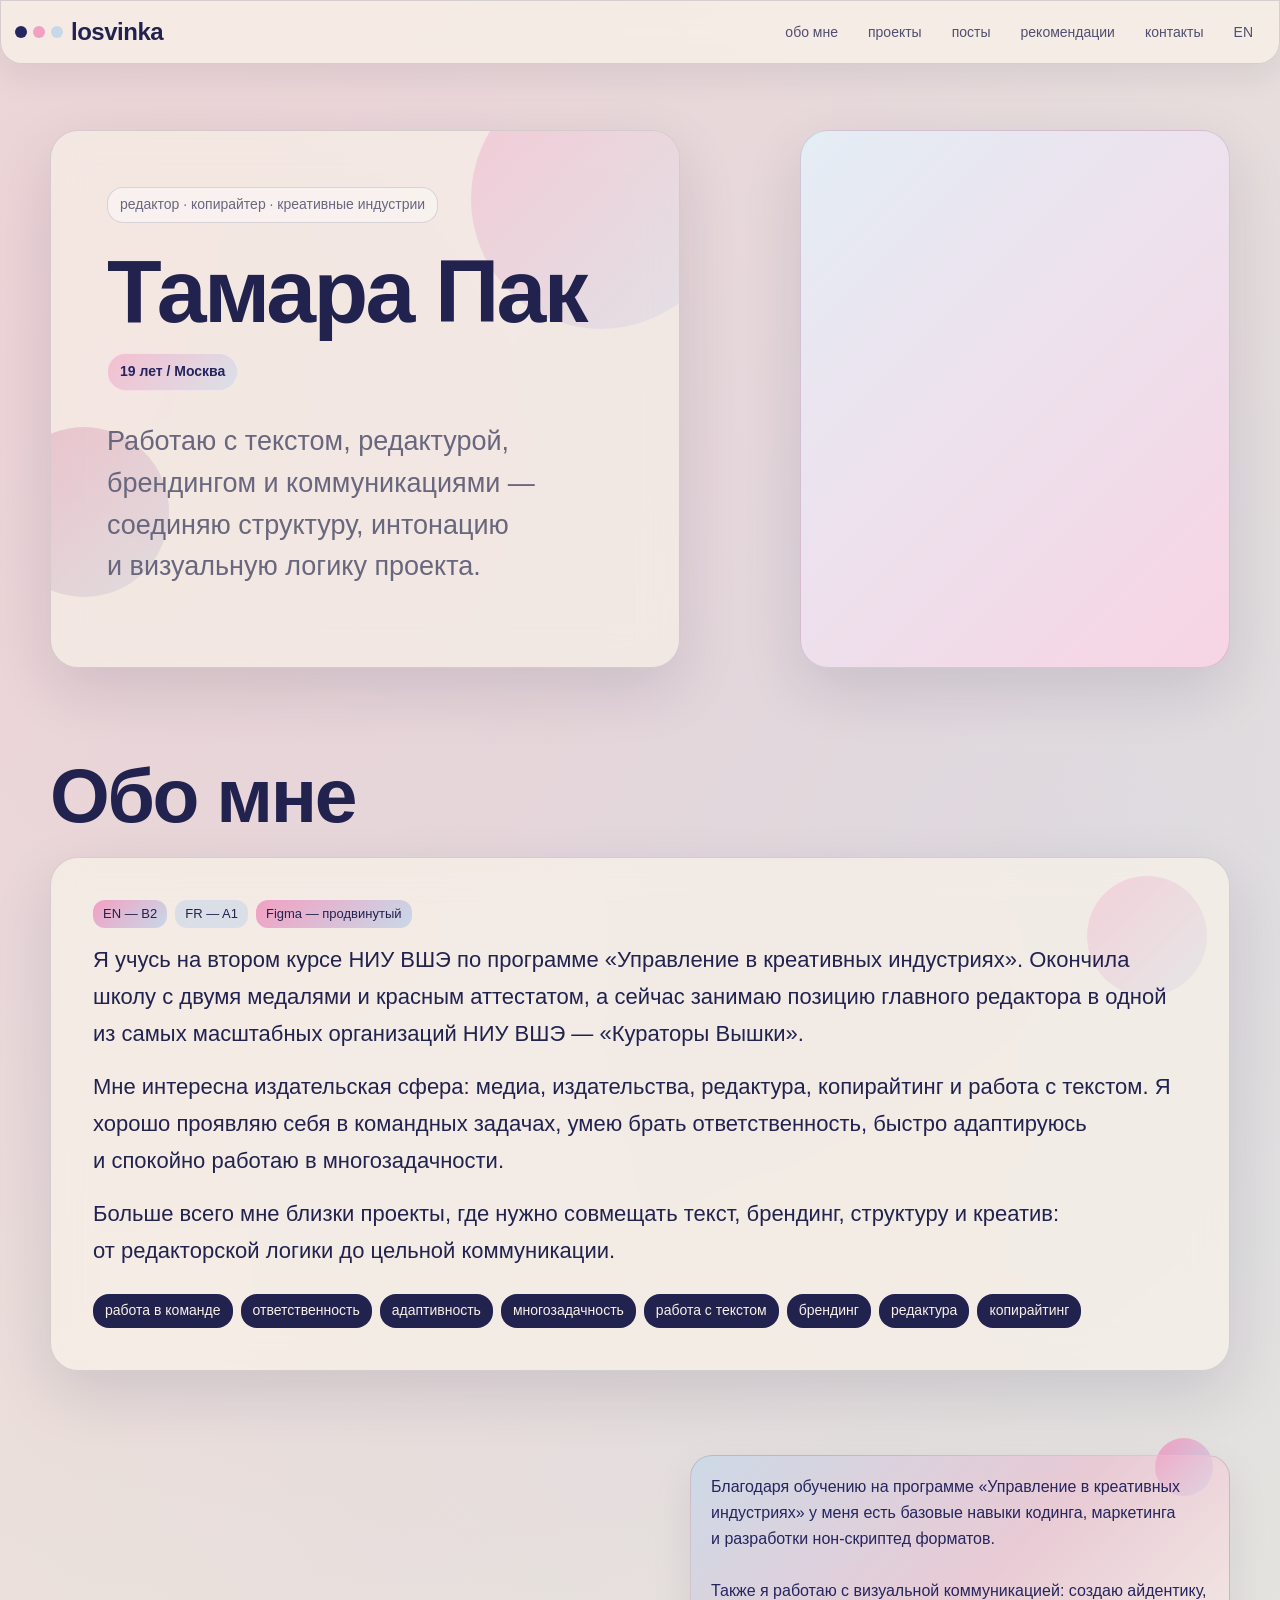
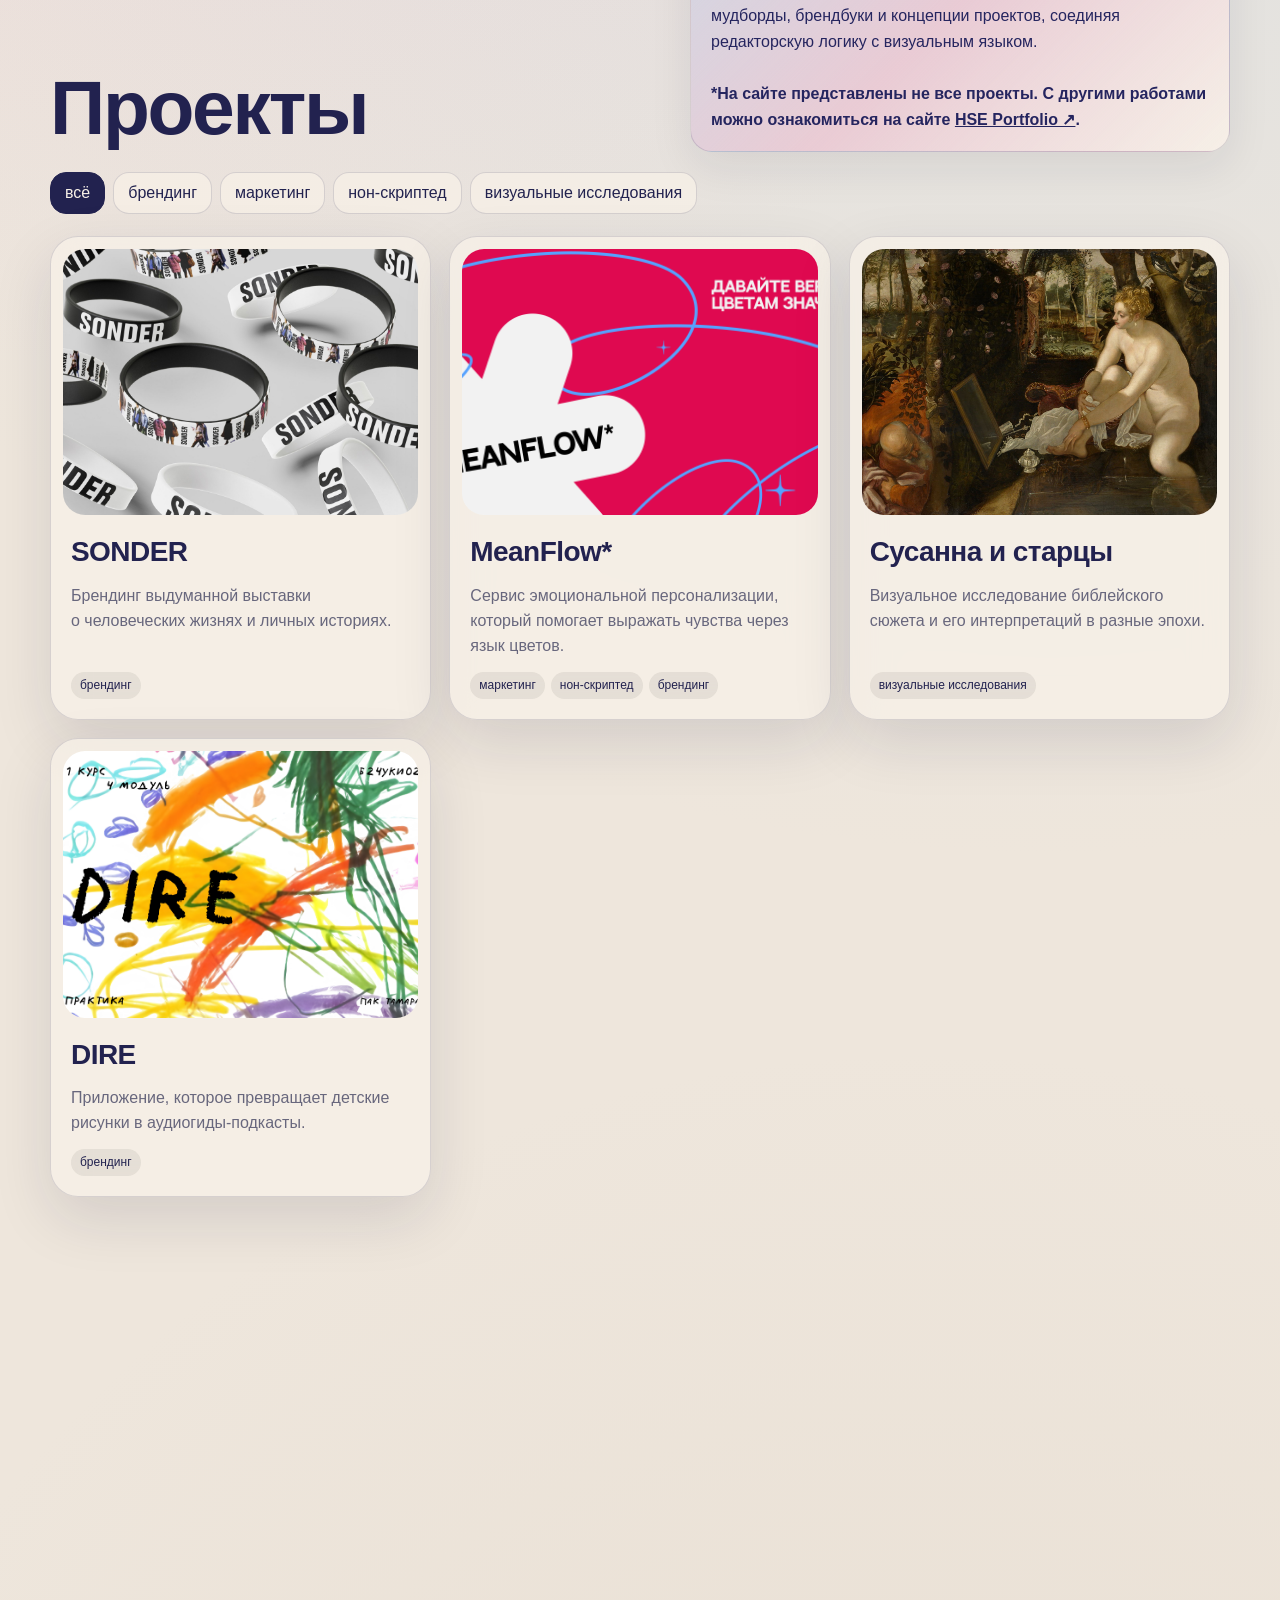
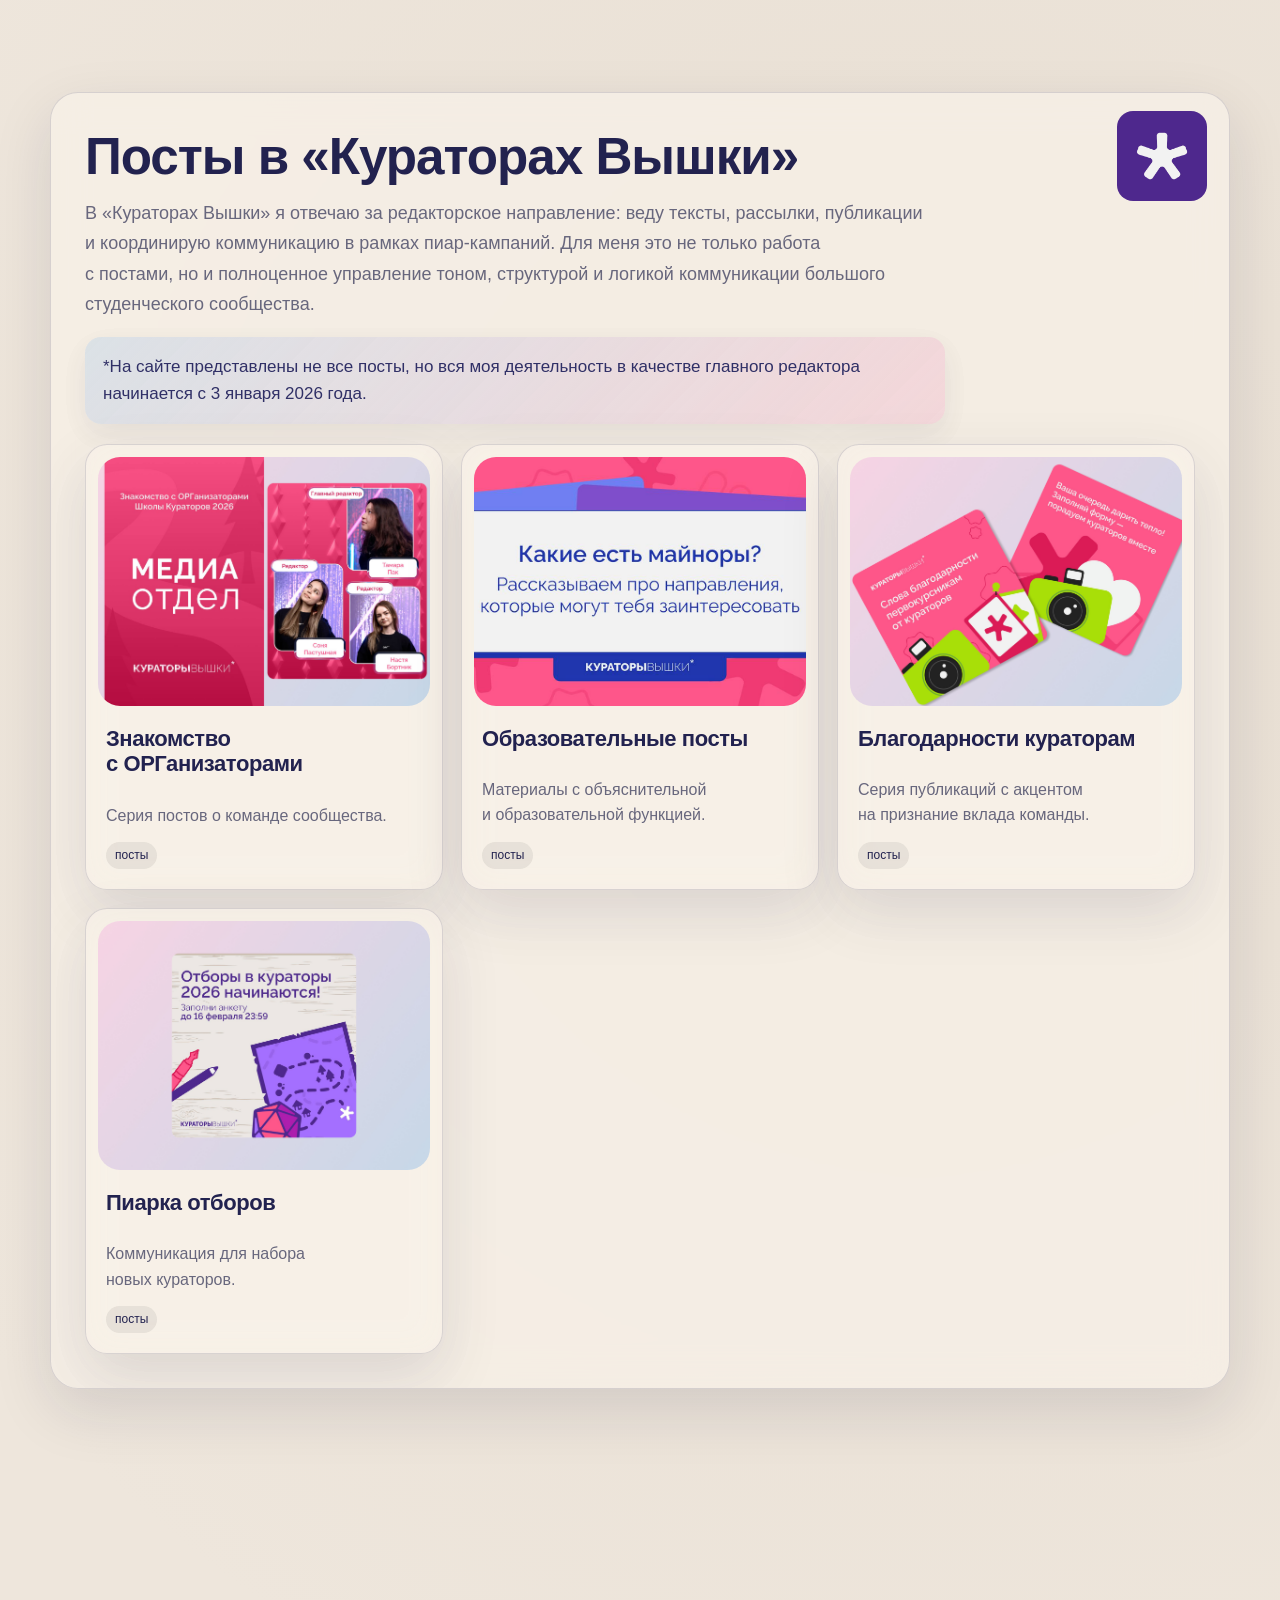
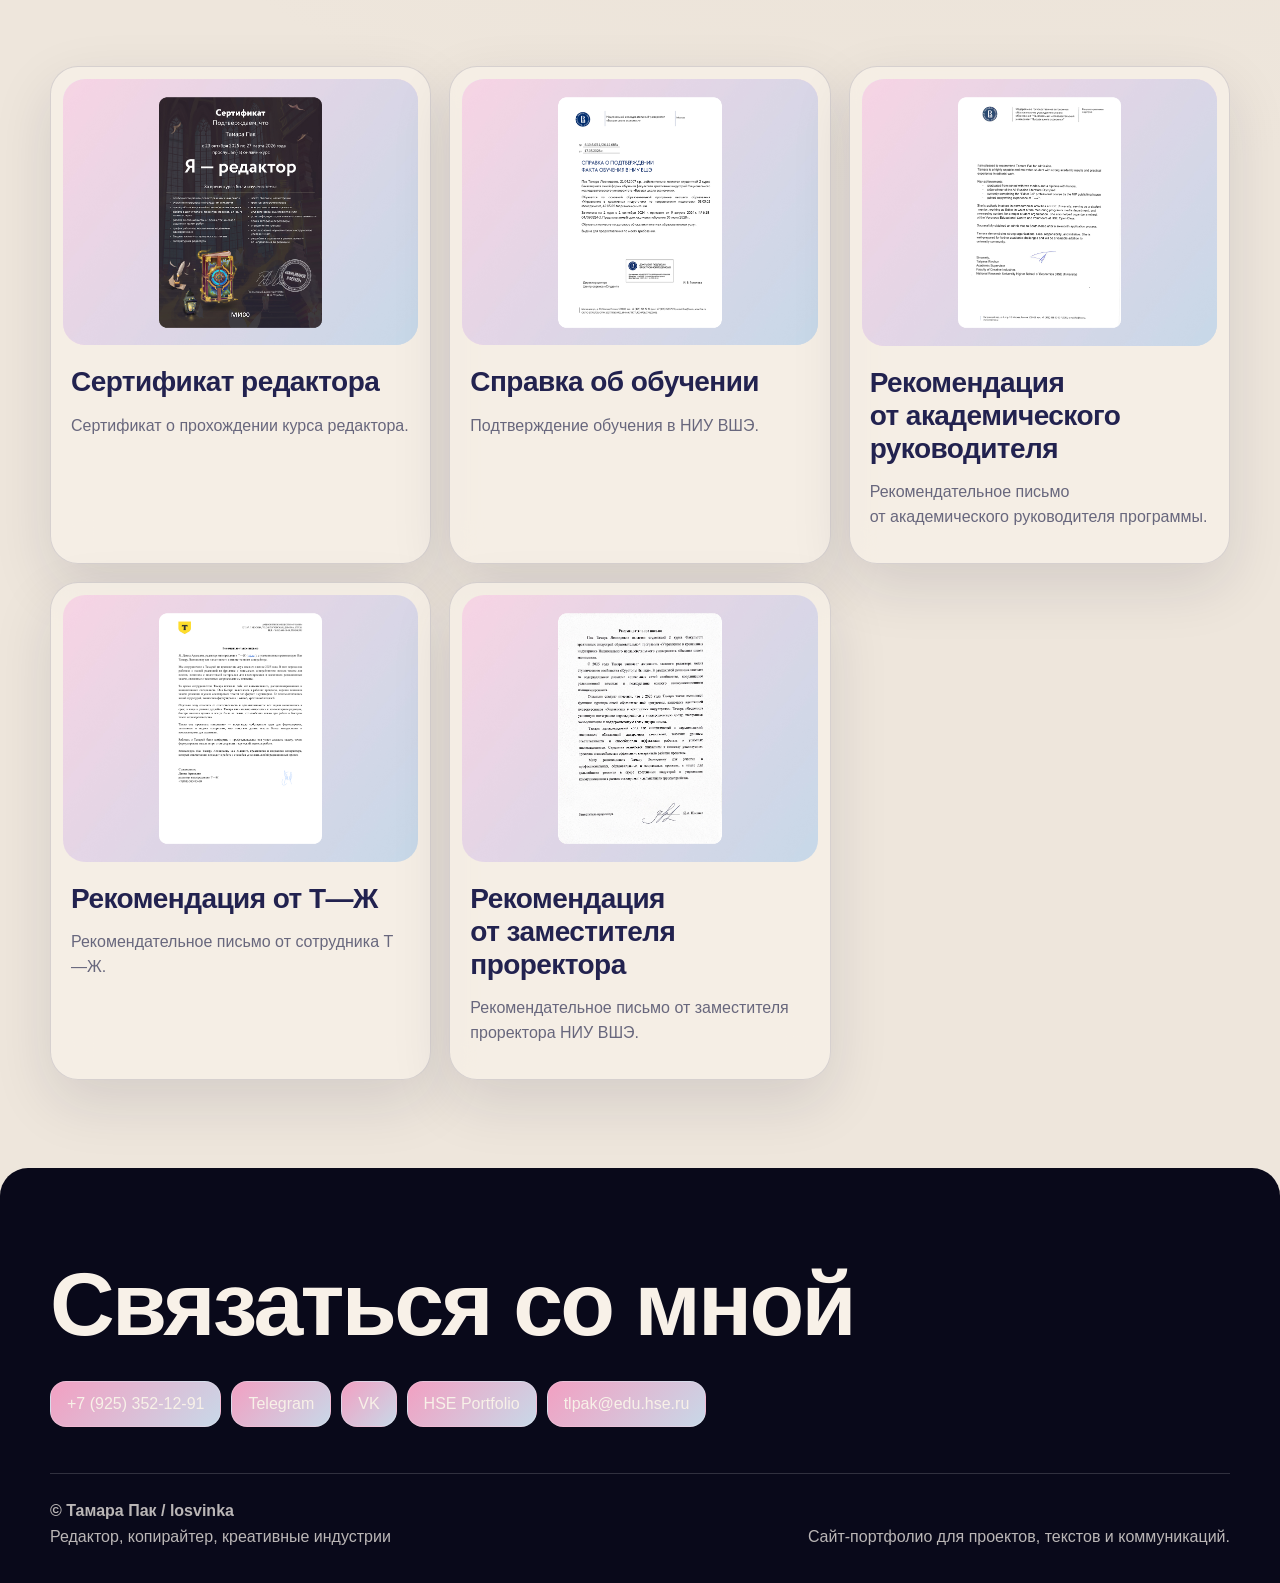
<file: index.html>
<!doctype html>
<html lang="ru">
  <head>
    <meta charset="UTF-8" />
    <meta name="viewport" content="width=device-width, initial-scale=1.0" />
    <title>Losvinka</title>
    <meta
      name="description"
      content="Портфолио Тамары Пак: редактура, копирайтинг, брендинг, креативные индустрии."
    />
    <link rel="icon" type="image/png" href="./assets/images/favicon.png" />

    <!--
    Чтобы подключить Hibana, положите файл сюда: assets/fonts/hibana.woff2
    Затем раскомментируйте этот блок:

    @font-face {
      font-family: 'Hibana';
      src: url('./assets/fonts/hibana.woff2') format('woff2');
      font-weight: 400 700;
      font-style: normal;
      font-display: swap;
    }
  -->

    <style>
      :root {
        --bg: #eee6dc;
        --paper: #f8f1e8;
        --paper-strong: #fffaf3;
        --ink: #22224f;
        --muted: #68677d;
        --black: #09091a;
        --white: #f8f1e8;
        --blue-deep: #25255f;
        --blue: #8ba9c9;
        --blue-soft: #c8d8e8;
        --blue-pale: #e4edf5;
        --beige: #d8cbbb;
        --raspberry: #c2185b;
        --raspberry-soft: #f2a0c2;
        --raspberry-pale: #f7d4e4;
        --line: rgba(34, 34, 79, 0.15);
        --shadow: 0 22px 60px rgba(22, 22, 57, 0.12);
        --radius-xl: 28px;
        --radius-lg: 22px;
        --radius-md: 16px;
        --max: 1180px;
        --main-font: "Hibana", Inter, Arial, sans-serif;
      }

      * {
        box-sizing: border-box;
      }
      html {
        scroll-behavior: smooth;
      }

      body {
        margin: 0;
        background:
          radial-gradient(
            circle at 10% 6%,
            rgba(242, 160, 194, 0.28),
            transparent 26%
          ),
          radial-gradient(
            circle at 82% 14%,
            rgba(200, 216, 232, 0.48),
            transparent 28%
          ),
          radial-gradient(
            circle at 72% 60%,
            rgba(216, 203, 187, 0.3),
            transparent 30%
          ),
          var(--bg);
        color: var(--ink);
        font-family: var(--main-font);
        font-size: 16px;
        line-height: 1.68;
        text-wrap: pretty;
      }

      a {
        color: inherit;
        text-decoration: none;
      }
      img {
        display: block;
        max-width: 100%;
      }
      button {
        font: inherit;
      }
      .page {
        overflow: visible;
      }
      .container {
        width: min(var(--max), calc(100% - 32px));
        margin: 0 auto;
      }

      .site-header {
        position: fixed;
        top: 0;
        left: 0;
        width: 100%;
        z-index: 100;
        padding: 0;
      }
      main {
        padding-top: 52px;
      }

      .header-inner {
        display: flex;
        align-items: center;
        justify-content: space-between;
        gap: 18px;

        width: 100%;
        padding: 11px 14px;

        border: 1px solid var(--line);
        border-radius: 0 0 var(--radius-lg) var(--radius-lg);
        background: rgba(248, 241, 232, 0.8);
        box-shadow: 0 12px 32px rgba(22, 22, 57, 0.08);
        backdrop-filter: blur(18px);
      }

      .brand {
        display: flex;
        align-items: center;
        gap: 44px;
        font-size: clamp(18px, 2vw, 24px);
        font-weight: 700;
        letter-spacing: -0.02em;
        white-space: nowrap;
      }

      .brand-dot {
        position: relative;
        width: 12px;
        height: 12px;
        flex: 0 0 auto;
        border-radius: 50%;
        background: var(--blue-deep);
      }

      .brand-dot::before,
      .brand-dot::after {
        content: "";
        position: absolute;
        top: 0;
        width: 12px;
        height: 12px;
        border-radius: 50%;
      }

      .brand-dot::before {
        left: 18px;
        background: var(--raspberry-soft);
      }
      .brand-dot::after {
        left: 36px;
        background: var(--blue-soft);
      }

      .nav {
        display: flex;
        align-items: center;
        justify-content: flex-end;
        gap: 6px;
        flex-wrap: wrap;
      }

      .nav a,
      .lang-toggle,
      .chip,
      .link-button,
      .icon-button,
      .modal-actions a {
        border: 1px solid transparent;
        border-radius: var(--radius-md);
        background: transparent;
        color: var(--ink);
        cursor: pointer;
        transition:
          transform 180ms ease,
          background 180ms ease,
          color 180ms ease,
          border-color 180ms ease,
          box-shadow 180ms ease;
      }

      .nav a,
      .lang-toggle {
        display: inline-flex;
        align-items: center;
        justify-content: center;
        min-height: 34px;
        padding: 7px 11px;
        font-size: 14px;
        line-height: 1.2;
        opacity: 0.78;
        white-space: nowrap;
      }

      .nav a:hover,
      .lang-toggle:hover,
      .link-button:hover,
      .icon-button:hover,
      .modal-actions a:hover,
      .chip:hover {
        transform: translateY(-2px);
        background: var(--blue-soft);
        color: var(--ink);
        border-color: var(--blue-soft);
        box-shadow: 0 10px 24px rgba(22, 22, 57, 0.14);
        opacity: 1;
      }

      .hero {
        padding: 78px 0 42px;
      }

      .hero-grid {
        display: grid;
        grid-template-columns: 1fr 0.82fr;
        gap: 34px;
        align-items: stretch;
      }

      .hero-card {
        position: relative;
        min-height: 520px;
        padding: clamp(26px, 5vw, 56px);
        border: 1px solid var(--line);
        border-radius: var(--radius-xl);
        background: rgba(248, 241, 232, 0.68);
        box-shadow: var(--shadow);
        overflow: hidden;
        backdrop-filter: blur(18px);
      }

      .hero-card::before,
      .hero-card::after {
        content: "";
        position: absolute;
        border-radius: 50%;
        pointer-events: none;
        z-index: -1;
      }

      .hero-card::before {
        width: 260px;
        height: 260px;
        right: -52px;
        top: -62px;
        background: linear-gradient(
          135deg,
          var(--raspberry-soft),
          var(--blue-soft)
        );
        opacity: 0.42;
      }

      .hero-card::after {
        width: 170px;
        height: 170px;
        left: -52px;
        bottom: 70px;
        background: linear-gradient(135deg, var(--raspberry), var(--blue));
        opacity: 0.18;
      }

      .kicker {
        display: inline-flex;
        align-items: center;
        min-height: 36px;
        margin-bottom: 18px;
        padding: 8px 12px;
        border: 1px solid var(--line);
        border-radius: var(--radius-md);
        background: rgba(255, 255, 255, 0.44);
        color: var(--muted);
        font-size: 14px;
        line-height: 1.25;
      }

      .hero h1,
      .section-title,
      .contact-title,
      .modal-content h2 {
        margin: 0;
        font-family: var(--main-font);
        font-weight: 700;
        letter-spacing: -0.03em;
        color: var(--ink);
      }

      .hero h1 {
        font-size: clamp(42px, 7vw, 92px);
        line-height: 1.12;
      }

      .hero-lead {
        max-width: 690px;
        margin: 22px 0 0;
        font-size: clamp(18px, 2.2vw, 27px);
        line-height: 1.55;
        color: var(--muted);
      }

      .hero-side {
        display: flex;
        justify-content: flex-end;
        align-items: center;
      }

      .hero-photo,
      .about-photo {
        overflow: hidden;
        border: 1px solid var(--line);
        border-radius: var(--radius-xl);
        background: linear-gradient(
          135deg,
          var(--blue-pale),
          var(--raspberry-pale)
        );
        box-shadow: var(--shadow);
      }

      .hero-photo {
        width: min(100%, 430px);
        aspect-ratio: 4 / 5;
        margin: 0;
      }
      .hero-photo img,
      .about-photo img {
        width: 100%;
        height: 100%;
        object-fit: cover;
      }

      section {
        padding: 42px 0;
        scroll-margin-top: 110px;
      }

      .section-head {
        display: flex;
        align-items: flex-end;
        justify-content: space-between;
        gap: 20px;
        margin-bottom: 18px;
      }

      .section-title {
        font-size: clamp(42px, 6vw, 78px);
        line-height: 1.14;
      }

      .section-note {
        position: relative;
        max-width: 540px;
        margin: 0;
        padding: 18px 20px;
        border: 1px solid var(--line);
        border-radius: var(--radius-lg);
        background: linear-gradient(
          135deg,
          rgba(200, 216, 232, 0.82),
          rgba(242, 160, 194, 0.34),
          rgba(248, 241, 232, 0.88)
        );
        color: var(--blue-deep);
        font-size: 16px;
        line-height: 1.62;
        box-shadow: 0 16px 44px rgba(22, 22, 57, 0.08);
      }

      .section-note::before {
        content: "";
        position: absolute;
        width: 58px;
        height: 58px;
        right: 16px;
        top: -18px;
        border-radius: 50%;
        background: linear-gradient(
          135deg,
          var(--raspberry-soft),
          var(--blue-soft)
        );
        z-index: -1;
      }

      .about-grid {
        display: block;
      }

      .about-photo {
        min-height: 590px;
      }

      .section-card,
      .project-card,
      .post-card,
      .document-card,
      .post-group,
      .guide-card {
        position: relative;
        border: 1px solid var(--line);
        border-radius: var(--radius-xl);
        background: rgba(248, 241, 232, 0.76);
        box-shadow: var(--shadow);
        backdrop-filter: blur(18px);
      }

      .section-card::before,
      .post-group::before,
      .guide-card::before {
        content: "";
        position: absolute;
        width: 120px;
        height: 120px;
        right: 22px;
        top: 18px;
        border-radius: 50%;
        background: linear-gradient(
          135deg,
          rgba(242, 160, 194, 0.34),
          rgba(200, 216, 232, 0.28)
        );
        pointer-events: none;
        z-index: -1;
      }

      .post-group::before {
        display: none;
      }
      .post-group {
        position: relative;
      }

      .post-logo {
        position: absolute;
        right: 22px;
        top: 18px;
        width: 90px;
        height: 90px;
        object-fit: contain;
        border-radius: 16px;
      }
      .section-card {
        padding: clamp(24px, 4vw, 42px);
      }

      .language-badges {
        display: inline-flex;
        flex-wrap: wrap;
        gap: 8px;
        margin-bottom: 14px;
      }
      .language-badge {
        padding: 6px 10px;
        border-radius: 12px;
        font-size: 13px;
        line-height: 1.25;
        background: linear-gradient(
          135deg,
          var(--raspberry-soft),
          var(--blue-soft)
        );
      }
      .language-badge.secondary {
        background: rgba(200, 216, 232, 0.6);
      }

      .section-card p,
      .post-group-intro,
      .modal-content p,
      .stage-card span,
      .guide-card p {
        line-height: 1.68;
      }

      .section-card p {
        margin: 0 0 16px;
        font-size: clamp(18px, 2vw, 22px);
      }

      .tag-list {
        display: flex;
        flex-wrap: wrap;
        gap: 8px;
        margin-top: 24px;
      }
      .tag,
      .meta-pill {
        display: inline-flex;
        align-items: center;
        border-radius: var(--radius-md);
        line-height: 1.25;
      }
      .tag {
        min-height: 34px;
        padding: 8px 12px;
        background: var(--ink);
        color: var(--white);
        font-size: 14px;
      }

      .filters {
        display: flex;
        flex-wrap: wrap;
        gap: 8px;
        margin: 20px 0 22px;
      }
      .chip {
        display: inline-flex;
        align-items: center;
        justify-content: center;
        min-height: 40px;
        padding: 10px 14px;
        border-color: var(--line);
        background: rgba(248, 241, 232, 0.72);
        line-height: 1.25;
      }
      .chip.is-active {
        background: var(--ink);
        border-color: var(--ink);
        color: var(--white);
      }

      .grid {
        display: grid;
        grid-template-columns: repeat(3, 1fr);
        gap: 18px;
      }

      .project-card,
      .post-card,
      .document-card {
        display: flex;
        flex-direction: column;
        min-height: 430px;
        overflow: hidden;
        cursor: pointer;
        transform: translateY(0);
        transition:
          transform 220ms ease,
          box-shadow 220ms ease,
          border-color 220ms ease,
          background 220ms ease,
          color 220ms ease;
      }

      .project-card:hover,
      .post-card:hover,
      .document-card:hover {
        transform: translateY(-7px) rotate(-0.25deg);
        border-color: var(--blue-soft);
        background: var(--blue-soft);
        color: var(--ink);
        box-shadow: 0 30px 76px rgba(22, 22, 57, 0.2);
      }

      .project-card:hover .card-text,
      .post-card:hover .card-text,
      .document-card:hover .card-text {
        color: var(--blue-deep);
      }

      .project-card:hover .meta-pill,
      .post-card:hover .meta-pill,
      .document-card:hover .meta-pill {
        background: rgba(248, 241, 232, 0.55);
        color: var(--ink);
      }

      .card-image {
        aspect-ratio: 4 / 3;
        margin: 12px 12px 0;
        overflow: hidden;
        border-radius: var(--radius-lg);
        background: linear-gradient(
          135deg,
          var(--blue-pale),
          var(--raspberry-pale),
          var(--blue-soft)
        );
      }
      .hero-badge {
        display: inline-block;
        margin-top: 12px;
        margin-bottom: 8px;
        padding: 6px 12px;
        border-radius: 999px;

        background: linear-gradient(
          135deg,
          rgba(242, 160, 194, 0.6),
          rgba(200, 216, 232, 0.6)
        );

        color: var(--blue-deep);
        font-size: 14px;
        font-weight: 600;
      }

      .hero-slider {
        position: relative;
      }

      .hero-slider img {
        position: absolute;
        inset: 0;
        opacity: 0;
        animation: heroFade 9s infinite;
      }

      .hero-slider img:nth-child(1) {
        animation-delay: 0s;
      }

      .hero-slider img:nth-child(2) {
        animation-delay: 3s;
      }

      .hero-slider img:nth-child(3) {
        animation-delay: 6s;
      }

      @keyframes heroFade {
        0% {
          opacity: 0;
        }
        8% {
          opacity: 1;
        }
        30% {
          opacity: 1;
        }
        38% {
          opacity: 0;
        }
        100% {
          opacity: 0;
        }
      }
      .hero-badge {
        backdrop-filter: blur(6px);
        border: 1px solid rgba(255, 255, 255, 0.4);
      }
      .card-image img {
        width: 100%;
        height: 100%;
        object-fit: cover;
        transition: transform 420ms ease;
      }
      .project-card:hover .card-image img,
      .post-card:hover .card-image img,
      .document-card:hover .card-image img {
        transform: scale(1.05);
      }

      .card-body {
        display: flex;
        flex: 1;
        flex-direction: column;
        gap: 14px;
        padding: 20px;
      }
      .card-title {
        margin: 0;
        font-size: 28px;
        line-height: 1.18;
        letter-spacing: -0.02em;
        font-weight: 700;
      }
      .card-text {
        margin: 0;
        color: var(--muted);
        line-height: 1.58;
      }
      .card-meta {
        display: flex;
        flex-wrap: wrap;
        gap: 6px;
        margin-top: auto;
      }
      .meta-pill {
        padding: 6px 9px;
        background: rgba(21, 21, 21, 0.07);
        font-size: 12px;
      }

      .posts-wrap {
        display: grid;
        gap: 24px;
      }
      .post-group {
        padding: clamp(22px, 4vw, 34px);
        overflow: hidden;
      }
      .post-group h3 {
        margin: 0 0 12px;
        font-size: clamp(30px, 4vw, 52px);
        line-height: 1.16;
        letter-spacing: -0.02em;
        font-weight: 700;
      }
      .post-group-intro {
        max-width: 860px;
        margin: 0 0 20px;
        color: var(--muted);
        font-size: 18px;
      }
      .posts-grid {
        display: grid;
        grid-template-columns: repeat(4, 1fr);
        gap: 14px;
      }
      .post-card {
        min-height: 320px;
        border-radius: var(--radius-lg);
      }
      .post-card .card-title {
        font-size: 22px;
      }
      .document-card {
        min-height: 360px;
      }
      .projects-note a {
        color: var(--blue-deep);
        font-weight: 600;
        text-decoration: none;
      }

      .projects-note a:hover {
        text-decoration: underline;
      }
      .burger {
        display: none;
        width: 42px;
        height: 42px;
        border: 1px solid var(--line);
        border-radius: var(--radius-md);
        background: rgba(248, 241, 232, 0.8);
        cursor: pointer;
        align-items: center;
        justify-content: center;
        flex-direction: column;
        gap: 5px;
      }

      .burger span {
        display: block;
        width: 20px;
        height: 2px;
        margin: 0;
        border-radius: 999px;
        background: var(--ink);
      }
      .contact-section {
        padding: 0;
        margin-top: 46px;
        border-radius: var(--radius-xl) var(--radius-xl) 0 0;
        background: var(--black);
        color: var(--white);
        overflow: hidden;
      }

      .contact-inner {
        width: min(var(--max), calc(100% - 32px));
        margin: 0 auto;
        padding: clamp(42px, 7vw, 86px) 0 32px;
      }
      .contact-title {
        max-width: 900px;
        margin-bottom: 26px;
        color: var(--white);
        font-size: clamp(44px, 7vw, 96px);
        line-height: 1.12;
      }
      .contact-links {
        display: flex;
        flex-wrap: wrap;
        gap: 10px;
        margin-bottom: 46px;
      }
      .projects-note a {
        text-decoration: underline;
        text-underline-offset: 3px;
        text-decoration-thickness: 1.5px;
      }
      .contact-links .link-button {
        display: inline-flex;
        align-items: center;
        min-height: 44px;
        padding: 12px 16px;
        border-color: rgba(255, 255, 255, 0.2);
        background: linear-gradient(
          135deg,
          var(--raspberry-soft),
          var(--blue-soft)
        );
        color: var(--white);
        line-height: 1.25;
      }

      .contact-links .link-button:hover {
        background: var(--blue-soft);
        color: var(--ink);
        border-color: var(--blue-soft);
      }

      .footer {
        display: flex;
        align-items: flex-end;
        justify-content: space-between;
        gap: 20px;
        padding-top: 24px;
        border-top: 1px solid rgba(255, 255, 255, 0.16);
        color: rgba(255, 250, 242, 0.72);
      }

      .modal {
        position: fixed;
        inset: 0;
        z-index: 100;
        display: none;
        padding: 18px;
        background: rgba(8, 8, 8, 0.72);
        backdrop-filter: blur(12px);
      }
      .modal.is-open {
        display: grid;
        place-items: center;
      }
      .modal-dialog {
        position: relative;
        width: min(1060px, 100%);
        max-height: calc(100vh - 36px);
        overflow: auto;
        border-radius: var(--radius-xl);
        background: var(--paper);
        box-shadow: 0 40px 100px rgba(0, 0, 0, 0.36);
      }

      .modal-close {
        position: sticky;
        top: 14px;
        float: right;
        z-index: 2;
        width: 44px;
        height: 44px;
        margin: 14px 14px 0 0;
        border: 0;
        border-radius: var(--radius-md);
        background: var(--black);
        color: var(--white);
        cursor: pointer;
      }
      .modal-content {
        padding: clamp(22px, 4vw, 44px);
        border-radius: var(--radius-xl);
      }
      .modal-content h2 {
        margin-bottom: 14px;
        font-size: clamp(40px, 5.5vw, 72px);
        line-height: 1.12;
      }
      .modal-content p {
        max-width: 780px;
        font-size: 18px;
      }
      .modal-actions {
        display: flex;
        flex-wrap: wrap;
        gap: 8px;
        margin: 22px 0 0;
      }
      .modal-actions a {
        display: inline-flex;
        align-items: center;
        min-height: 42px;
        padding: 11px 14px;
        background: var(--ink);
        color: var(--white);
        line-height: 1.25;
      }
      .modal-link-row {
        display: flex;
        align-items: center;
        flex-wrap: wrap;
        gap: 10px;
        width: 100%;
      }
      .modal-link-row:has(.modal-link-note) {
        margin-top: 10px;
        flex-basis: 100%;
      }
      .modal-link-row:has(.modal-link-note) {
        flex-direction: column;
        align-items: flex-start;
      }

      .modal-link-note {
        max-width: 420px;
        color: var(--muted);
        font-size: 15px;
        line-height: 1.45;
      }
      .tj-links {
        display: flex;
        gap: 12px;
        margin-top: 16px;
        flex-wrap: wrap;
      }

      .btn {
        display: inline-block;
        padding: 10px 16px;
        border-radius: 999px;
        background: var(--blue-deep);
        color: white;
        text-decoration: none;
        font-size: 14px;
        transition:
          transform 0.15s ease,
          box-shadow 0.15s ease;
      }
      .modal-lang {
        position: sticky;
        top: 14px;
        float: right;
        z-index: 2;

        height: 44px;
        min-width: 52px;
        margin: 14px 8px 0 0;
        padding: 0 12px;

        border-radius: var(--radius-md);
        border: 1px solid var(--line);
        background: var(--paper);
        color: var(--ink);

        font-size: 14px;
        cursor: pointer;
      }
      .btn:hover {
        transform: translateY(-2px);
        box-shadow: 0 6px 16px rgba(0, 0, 0, 0.1);
      }

      .btn-secondary {
        background: transparent;
        border: 1px solid var(--line);
        color: var(--ink);
      }
      .stage-list {
        display: grid;
        gap: 12px;
        margin: 22px 0;
      }
      .stage-card {
        padding: 16px 18px;
        border: 1px solid var(--line);
        border-radius: var(--radius-lg);
        background: linear-gradient(
          135deg,
          rgba(200, 216, 232, 0.44),
          rgba(247, 212, 228, 0.34)
        );
      }
      .stage-card strong {
        display: block;
        margin-bottom: 6px;
        color: var(--blue-deep);
      }
      .meanflow-actions {
        display: grid;
        gap: 10px;
        max-width: 440px;
      }
      .meanflow-actions a {
        justify-content: space-between;
        width: 100%;
      }

      .carousel {
        position: relative;
        margin: 18px 0 22px;
        overflow: hidden;
        border-radius: var(--radius-xl);
        background: linear-gradient(
          135deg,
          var(--blue-pale),
          var(--raspberry-pale)
        );
      }
      .carousel-track {
        display: flex;
        transition: transform 260ms ease;
      }
      .carousel-slide {
        min-width: 100%;
        aspect-ratio: 16 / 10;
        background: linear-gradient(135deg, var(--blue), var(--blue-pale));
      }
      .carousel-slide img {
        width: 100%;
        height: 100%;
        object-fit: cover;
      }
      .carousel-controls {
        position: absolute;
        right: 14px;
        bottom: 14px;
        display: flex;
        gap: 8px;
      }
      .icon-button {
        width: 42px;
        height: 42px;
        border: 0;
        border-radius: var(--radius-md);
        background: rgba(255, 249, 239, 0.9);
      }
      .note-block {
        margin-top: 18px;
        padding: 16px 18px;
        border-radius: 16px;
        background: linear-gradient(
          135deg,
          rgba(200, 216, 232, 0.6),
          rgba(242, 160, 194, 0.3)
        );
        color: var(--blue-deep);
        font-weight: 500;
        line-height: 1.6;
      }
      .note-block {
        opacity: 0.95;
        box-shadow: 0 10px 30px rgba(22, 22, 57, 0.08);
        font-size: 17px;
      }
      .guide-card {
        padding: clamp(22px, 4vw, 34px);
        background: rgba(200, 216, 232, 0.46);
      }
      .guide-card pre {
        overflow: auto;
        padding: 18px;
        border-radius: var(--radius-lg);
        background: rgba(8, 8, 8, 0.92);
        color: var(--white);
        line-height: 1.6;
      }

      .reveal {
        opacity: 0;
        transform: translateY(22px);
        transition:
          opacity 620ms ease,
          transform 620ms ease;
      }
      .reveal.is-visible {
        opacity: 1;
        transform: translateY(0);
      }

      @media (max-width: 980px) {
        .header-inner {
          align-items: flex-start;
          flex-direction: column;
        }
        .nav {
          justify-content: flex-start;
        }
        .hero-grid,
        .about-grid {
          grid-template-columns: 1fr;
        }
        .hero-card {
          min-height: auto;
        }
        .hero-side {
          justify-content: center;
        }
        .hero-photo {
          margin: 0 auto;
        }
        .grid {
          grid-template-columns: 1fr 1fr;
        }
        .posts-grid {
          grid-template-columns: repeat(2, 1fr);
        }
      }

      @media (max-width: 640px) {
        .post-logo {
          position: static;
          display: block;
          width: 74px;
          height: 74px;
          margin: 0 0 18px auto;
        }
        .header-inner {
          flex-direction: row;
          align-items: center;
        }

        .burger {
          display: flex;
        }

        .nav {
          display: none;
          width: 100%;
          flex-direction: column;
          align-items: stretch;
          padding-top: 10px;
        }

        .nav.is-open {
          display: flex;
        }

        .nav a,
        .lang-toggle {
          width: 100%;
          justify-content: flex-start;
        }
        .container,
        .contact-inner {
          width: min(100% - 20px, var(--max));
        }
        .hero {
          padding-top: 38px;
        }
        .section-head,
        .footer {
          align-items: flex-start;
          flex-direction: column;
        }
        .grid,
        .posts-grid {
          grid-template-columns: 1fr;
        }
        .about-photo {
          min-height: 420px;
        }
        .project-card,
        .document-card {
          min-height: 380px;
        }
      }
    </style>
  </head>

  <body>
    <div class="page">
      <header class="site-header">
        <div class="header-inner container">
          <a href="#top" class="brand" aria-label="На главную">
            <span class="brand-dot" aria-hidden="true"></span>
            <span data-i18n="brand">losvinka</span>
          </a>
          <button
            class="burger"
            type="button"
            id="burger"
            aria-label="Открыть меню"
          >
            <span></span>
            <span></span>
            <span></span>
          </button>
          <nav class="nav" aria-label="Навигация">
            <a href="#about" data-i18n="navAbout">обо мне</a>
            <a href="#projects" data-i18n="navProjects">проекты</a>
            <a href="#posts" data-i18n="navPosts">посты</a>
            <a href="#documents" data-i18n="navDocuments">рекомендации</a>
            <a href="#contacts" data-i18n="navContacts">контакты</a>
            <button class="lang-toggle" type="button" id="langToggle">
              EN
            </button>
          </nav>
        </div>
      </header>

      <main id="top">
        <section class="hero">
          <div class="container hero-grid">
            <div class="hero-card reveal">
              <div class="kicker" data-i18n="heroKicker">
                редактор · копирайтер · креативные индустрии
              </div>
              <h1 data-i18n="heroTitle">Тамара Пак</h1>
              <div class="hero-badge" data-i18n="heroBadge"></div>
              <p class="hero-lead" data-i18n="heroLead"></p>
            </div>

            <div class="hero-side reveal">
              <figure class="hero-photo hero-slider">
                <img src="./assets/images/hero.jpg" alt="Тамара Пак" />
                <img src="./assets/images/hero-2.jpg" alt="Тамара Пак" />
                <img src="./assets/images/hero-3.jpg" alt="Тамара Пак" />
              </figure>
            </div>
          </div>
        </section>

        <section id="about">
          <div class="container">
            <div class="section-head reveal">
              <h2 class="section-title" data-i18n="aboutTitle">Обо мне</h2>
            </div>
            <div class="about-grid">
              <div class="section-card reveal">
                <div class="language-badges" aria-label="Языки">
                  <span class="language-badge">EN — B2</span>
                  <span class="language-badge secondary">FR — A1</span>
                  <span class="language-badge" data-i18n="figmaLevel"></span>
                </div>
                <p data-i18n="aboutP1"></p>
                <p data-i18n="aboutP2"></p>
                <p data-i18n="aboutP3"></p>
                <div class="tag-list" id="strengthTags"></div>
              </div>
            </div>
          </div>
        </section>

        <section id="projects">
          <div class="container">
            <div class="section-head reveal">
              <h2 class="section-title" data-i18n="projectsTitle">Проекты</h2>
              <p class="section-note" data-i18n="projectsNote"></p>
            </div>
            <div class="filters reveal" id="filters"></div>
            <div class="grid" id="projectsGrid"></div>
          </div>
        </section>

        <section id="posts">
          <div class="container">
            <div class="section-head reveal">
              <h2 class="section-title" data-i18n="postsTitle">Посты</h2>
            </div>
            <div class="posts-wrap">
              <div class="post-group reveal">
                <img
                  class="post-logo"
                  src="./assets/images/tj-logo.png"
                  alt="Т—Ж"
                />
                <h3 data-i18n="tjTitle"></h3>
                <p class="post-group-intro" data-i18n="tjIntro"></p>
                <div class="tj-links">
                  <a
                    href="https://www.youtube.com/@T_J_youtube"
                    target="_blank"
                    rel="noreferrer"
                    class="link-button"
                    data-i18n="tjLink"
                  ></a>

                  <a
                    href="https://disk.yandex.ru/i/2urg21bleH-Q0g"
                    target="_blank"
                    rel="noreferrer"
                    class="link-button"
                    data-i18n="tjLetter"
                  ></a>
                </div>
              </div>
              <div class="post-group reveal">
                <img
                  class="post-logo"
                  src="./assets/images/curators-logo.png"
                  alt="Кураторы Вышки"
                />
                <h3 data-i18n="curatorsTitle"></h3>
                <p class="post-group-intro" data-i18n="curatorsIntro"></p>
                <div class="grid" id="curatorPostsGrid"></div>
              </div>
            </div>
          </div>
        </section>

        <section id="documents">
          <div class="container">
            <div class="section-head reveal">
              <h2 class="section-title" data-i18n="docsTitle">
                Документы и рекомендации
              </h2>
              <p class="section-note" data-i18n="docsNote"></p>
            </div>
            <div class="grid" id="documentsGrid"></div>
          </div>
        </section>
      </main>

      <section class="contact-section" id="contacts">
        <div class="contact-inner">
          <h2 class="contact-title" data-i18n="contactsTitle">
            Связаться со мной
          </h2>
          <div class="contact-links">
            <a class="link-button" href="tel:+79253521291"
              >+7 (925) 352-12-91</a
            >
            <a
              class="link-button"
              href="https://t.me/losvinka"
              target="_blank"
              rel="noreferrer"
              >Telegram</a
            >
            <a
              class="link-button"
              href="https://vk.ru/losvinka"
              target="_blank"
              rel="noreferrer"
              >VK</a
            >
            <a
              class="link-button"
              href="https://hsedesign.ru/account/losvinka"
              target="_blank"
              rel="noreferrer"
              >HSE Portfolio</a
            >
            <a class="link-button" href="mailto:tlpak@edu.hse.ru"
              >tlpak@edu.hse.ru</a
            >
          </div>
          <footer class="footer">
            <div>
              <strong
                >©
                <span data-i18n="footerName"
                  >Тамара Пак / losvinka</span
                ></strong
              ><br />
              <span data-i18n="footerRole"
                >Редактор, копирайтер, креативные индустрии</span
              >
            </div>
            <div data-i18n="footerNote"></div>
          </footer>
        </div>
      </section>
    </div>

    <div class="modal" id="modal" aria-hidden="true">
      <div
        class="modal-dialog"
        role="dialog"
        aria-modal="true"
        aria-labelledby="modalTitle"
      >
        <button
          class="modal-close"
          type="button"
          id="modalClose"
          aria-label="Закрыть"
        >
          ×
        </button>
        <button class="modal-lang" id="modalLangToggle">EN</button>
        <div class="modal-content" id="modalContent"></div>
      </div>
    </div>

    <script>
      "use strict";

      var currentLang = "ru";
      var modalLang = currentLang;
      var activeFilter = "all";

      var translations = {
        ru: {
          brand: "losvinka",
          navAbout: "обо мне",
          heroBadge: "19 лет / Москва",
          navProjects: "проекты",
          navPosts: "посты",
          navDocuments: "рекомендации",
          figmaLevel: "Figma — продвинутый",
          navContacts: "контакты",
          heroKicker: "редактор · копирайтер · креативные индустрии",
          heroTitle: "Тамара Пак",
          heroLead:
            "Работаю с текстом, редактурой, брендингом и коммуникациями — соединяю структуру, интонацию и визуальную логику проекта.",
          aboutTitle: "Обо мне",
          aboutP1:
            "Я учусь на втором курсе НИУ ВШЭ по программе «Управление в креативных индустриях». Окончила школу с двумя медалями и красным аттестатом, а сейчас занимаю позицию главного редактора в одной из самых масштабных организаций НИУ ВШЭ — «Кураторы Вышки».",
          aboutP2:
            "Мне интересна издательская сфера: медиа, издательства, редактура, копирайтинг и работа с текстом. Я хорошо проявляю себя в командных задачах, умею брать ответственность, быстро адаптируюсь и спокойно работаю в многозадачности.",
          aboutP3:
            "Больше всего мне близки проекты, где нужно совмещать текст, брендинг, структуру и креатив: от редакторской логики до цельной коммуникации.",
          projectsTitle: "Проекты",
          projectsNote:
            "Благодаря обучению на программе «Управление в креативных индустриях» у меня есть базовые навыки кодинга, маркетинга и разработки нон-скриптед форматов.<br><br>Также я работаю с визуальной коммуникацией: создаю айдентику, мудборды, брендбуки и концепции проектов, соединяя редакторскую логику с визуальным языком.<br><br><strong>*На сайте представлены не все проекты. С другими работами можно ознакомиться на сайте <a href='https://hsedesign.ru/account/losvinka' target='_blank' style='text-decoration: underline;'>HSE Portfolio ↗</a>.</strong>",
          postsTitle: "Посты",
          tjTitle: "Посты в Т—Ж",
          tjLink: "Смотреть канал Т—Ж ↗",
          tjLetter: "Рекомендательное письмо ↗",
          tjIntro:
            "С октября по декабрь я работала с текстами для Т—Ж: писала посты, адаптировала материалы под формат площадки, работала с подачей, структурой и редакторской логикой. Этот опыт помог мне лучше понять, как писать понятно, живо и точно, сохраняя интонацию медиа и интерес читателя.",
          curatorsTitle: "Посты в «Кураторах Вышки»",
          curatorsIntro:
            "В «Кураторах Вышки»  я отвечаю за редакторское направление: веду тексты, рассылки, публикации и координирую коммуникацию в рамках пиар-кампаний. Для меня это не только работа с постами, но и полноценное управление тоном, структурой и логикой коммуникации большого студенческого сообщества.</p><div class='note-block'>*На сайте представлены не все посты, но вся моя деятельность в качестве главного редактора начинается с 3 января 2026 года.</div><p>",
          docsTitle: "Документы и рекомендации",
          docsNote:
            "Сертификаты, справки и рекомендательные письма можно открыть в полноформатном режиме.",
          contactsTitle: "Связаться со мной",
          footerName: "Тамара Пак / losvinka",
          footerRole: "Редактор, копирайтер, креативные индустрии",
          footerNote: "Сайт-портфолио для проектов, текстов и коммуникаций.",
          all: "всё",
          open: "Открыть в полноформатной версии",
          next: "дальше",
          prev: "назад",
          filters: {
            branding: "брендинг",
            marketing: "маркетинг",
            nonscripted: "нон-скриптед",
            visual: "визуальные исследования",
          },
          strengths: [
            "работа в команде",
            "ответственность",
            "адаптивность",
            "многозадачность",
            "работа с текстом",
            "брендинг",
            "редактура",
            "копирайтинг",
          ],
        },
        en: {
          brand: "losvinka",
          navAbout: "about",
          heroBadge: "19 y.o. / Moscow",
          navProjects: "projects",
          navPosts: "posts",
          navDocuments: "references",
          figmaLevel: "Figma — advanced",
          navContacts: "contacts",
          heroKicker: "editor · copywriter · creative industries",
          heroTitle: "Tamara Pak",
          heroLead:
            "I work with texts, editing, branding and communications — bringing together structure, tone and visual logic.",
          aboutTitle: "About me",
          aboutP1:
            "I am a second-year student at HSE University, studying Creative Industries Management. I graduated from school with two medals and an honours certificate, and now I work as editor-in-chief at HSE Curators, one of the university’s largest student organisations.",
          aboutP2:
            "I am interested in publishing, media, editing, copywriting and all forms of text work. I work well in teams, take responsibility, adapt quickly and stay focused in multitasking environments.",
          aboutP3:
            "I am especially drawn to projects that combine text, branding, structure and creativity — from editorial logic to complete communication systems.",
          projectsTitle: "Projects",
          projectsNote:
            "Through the Creative Industries Management programme, I have developed basic skills in coding, marketing and non-scripted format development.<br><br>I also work with visual communication: creating visual identities, moodboards, brand books and project concepts that combine editorial structure with visual language.<br><br><strong>*Not all projects are shown here. More work is available on <a href='https://hsedesign.ru/account/losvinka' target='_blank' style='text-decoration: underline;'>HSE Portfolio ↗</a>.</strong>",
          postsTitle: "Posts",
          tjTitle: "Posts for T—J",
          tjLink: "View T—J channel ↗",
          tjLetter: "Recommendation letter ↗",
          tjIntro:
            "From October to December, I worked on texts for T—J: writing posts, adapting materials for the platform, and shaping structure, tone and editorial logic. This experience helped me understand how to write clearly, vividly and precisely while preserving a media brand’s voice and the reader’s interest.",
          curatorsTitle: "Posts for HSE Curators",
          curatorsIntro:
            "At HSE Curators, I am responsible for the editorial direction: texts, newsletters, publications and communication for PR campaigns. For me, this is not only about posts, but also about managing tone, structure and the communication logic of a large student community.</p><div class='note-block'>*Not all posts are shown on the website, but my work as editor-in-chief starts from January 3, 2026.</div><p>",
          docsTitle: "Documents and references",
          docsNote:
            "Certificates, proof of study and recommendation letters can be opened in full-screen view.",
          contactsTitle: "Let’s get in touch",
          footerName: "Tamara Pak / losvinka",
          footerRole: "Editor, copywriter, creative industries",
          footerNote:
            "A portfolio website for projects, texts and communication work.",
          all: "all",
          open: "Open full version",
          next: "next",
          prev: "prev",
          filters: {
            branding: "branding",
            marketing: "marketing",
            nonscripted: "non-scripted",
            visual: "visual research",
          },
          strengths: [
            "teamwork",
            "responsibility",
            "adaptability",
            "multitasking",
            "text work",
            "branding",
            "editing",
            "copywriting",
          ],
        },
      };

      var projects = [
        {
          id: "sonder",
          categories: ["branding"],
          cover: "./assets/images/sonder-cover.jpg",
          images: [
            "./assets/images/sonder-cover.jpg",
            "./assets/images/sonder-1.jpg",
            "./assets/images/sonder-2.jpg",
            "./assets/images/sonder-3.jpg",
            "./assets/images/sonder-4.jpg",
          ],
          links: [
            {
              labelRu: "Проект на HSE Design",
              labelEn: "View on HSE Design",
              url: "https://hsedesign.ru/project/b127dfcc965442eaaa169b2f1aab9d22",
            },
          ],
          ru: {
            title: "SONDER",
            excerpt:
              "Брендинг выдуманной выставки о человеческих жизнях и личных историях.",
            text: "На последнем модуле первого курса я создала брендинг выдуманной выставки.<br><br><strong>SONDER</strong> — это выставка человеческих жизней, в которой каждый может рассказать свою историю: простую, повседневную, личную.<br><br>Мы редко задумываемся о том, что каждый человек живёт своей сложной, полной жизнью — со своими заботами, радостями, страхами и привычками. Это пространство, где видно, что за каждым лицом скрывается целый мир.<br><br><div class='note-block'>*На последнем изображении представлены дополнительные материалы по проекту: ранние концепции, визуальные поиски, наработки айдентики, анализ конкурентов и другие этапы разработки до финального варианта. Если вам интересно посмотреть проект подробнее или обсудить процесс работы, свяжитесь со мной.</div>",
          },
          en: {
            title: "SONDER",
            excerpt:
              "Branding for a fictional exhibition about human lives and personal stories.",
            text: "During the final module of my first year, I created the branding for a fictional exhibition.<br><br><strong>SONDER</strong> — an exhibition of human lives, where anyone can share their story: simple, everyday, and personal.<br><br>We rarely think about the fact that every person lives a complex, full life — with their own concerns, joys, fears, and routines. It’s a space that reveals the entire world behind every face.<br><br><div class='note-block'>*The last image contains additional project materials: early concepts, visual explorations, identity drafts, competitor analysis and other development stages created before the final version. If you would like to explore the project in more detail or discuss the process, feel free to contact me.</div>",
          },
        },
        {
          id: "meanflow",
          categories: ["marketing", "nonscripted", "branding"],
          cover: "./assets/images/meanflow-1.jpg",
          images: [
            "./assets/images/meanflow-1.jpg",
            "./assets/images/meanflow-2.jpg",
            "./assets/images/meanflow-3.jpg",
          ],
          links: [
            {
              labelRu: "Этап 1 · Начало разработки",
              labelEn: "Stage 1 · Project start",
              url: "https://hsedesign.ru/project/a5ba8759f43a48789034e1950376e819",
            },
            {
              labelRu: "Этап 2 · Брендбук и прототип",
              labelEn: "Stage 2 · Brand book and prototype",
              url: "https://hsedesign.ru/project/d1c20372dce249128639114eee3d2918",
            },
            {
              labelRu: "Этап 3 · Нон-скриптед и интервью",
              labelEn: "Stage 3 · Non-scripted and interviews",
              url: "https://hsedesign.ru/project/4ad801cbe5994dc8921848936a3be10d",
            },
          ],
          stages: {
            ru: [
              {
                title: "Этап 1 · Начало разработки",
                text: "Формулировка идеи сервиса, базовая логика пользовательского сценария и первые решения по эмоциональной персонализации.",
              },
              {
                title: "Этап 2 · Брендбук и прототип",
                text: "Разработка визуальной системы, брендбука и прототипа мобильного приложения.",
              },
              {
                title: "Этап 3 · Нон-скриптед и интервью",
                text: "Создание нон-скриптед формата и отдельной серии интервью вокруг темы эмоций и языка цветов.",
              },
            ],
            en: [
              {
                title: "Stage 1 · Project start",
                text: "Defining the service idea, the basic user flow and the first decisions around emotional personalisation.",
              },
              {
                title: "Stage 2 · Brand book and prototype",
                text: "Developing the visual system, brand book and mobile app prototype.",
              },
              {
                title: "Stage 3 · Non-scripted and interviews",
                text: "Creating a non-scripted format and a dedicated interview series around emotions and the language of flowers.",
              },
            ],
          },
          ru: {
            title: "MeanFlow*",
            excerpt:
              "Сервис эмоциональной персонализации, который помогает выражать чувства через язык цветов.",
            text:
              "На втором курсе я работала над проектом MeanFlow*." +
              "<br><br>" +
              "Это сервис эмоциональной персонализации, который помогает людям выражать чувства через язык цветов. Пользователь выбирает эмоцию или повод, а платформа превращает это в осмысленный букет с объяснением символики и готовым текстом открытки. В рамках проекта был разработан нон-скриптед формат, отдельный формат интервью, брендбук и прототип мобильного приложения.",
          },
          en: {
            title: "MeanFlow*",
            excerpt:
              "An emotional personalisation service that helps people express feelings through flowers.",
            text:
              "In my second year, I worked on the MeanFlow* project." +
              "<br><br>" +
              "It is an emotional personalisation service that helps people express their feelings through the language of flowers. The user chooses an emotion or occasion, and the platform turns it into a meaningful bouquet with symbolic explanations and a ready-to-use card message. The project also included a non-scripted format, an interview series, a brand book and a mobile app prototype.",
          },
        },
        {
          id: "susanna",
          categories: ["visual"],
          cover: "./assets/images/susanna.jpg",
          images: ["./assets/images/susanna.jpg"],
          links: [
            {
              labelRu: "Проект на HSE Design",
              labelEn: "View on HSE Design",
              url: "https://hsedesign.ru/project/39725aae5a5d4d2cbe131673f4174495",
            },
          ],
          ru: {
            title: "Сусанна и старцы",
            excerpt:
              "Визуальное исследование библейского сюжета и его интерпретаций в разные эпохи.",
            text: "В рамках обучения на программе мы также занимаемся визуальными исследованиями и анализом культурных сюжетов. Для одного из таких проектов я выбрала библейский сюжет о Сусанне и старцах и рассмотрела, как он интерпретировался визуально в разные эпохи.",
          },
          en: {
            title: "Susanna and the Elders",
            excerpt:
              "A visual research project on a biblical story and its interpretations across time.",
            text: "As part of the programme, we also work with visual research and the analysis of cultural narratives. For one of these projects, I chose the biblical story of Susanna and the Elders and explored how it was visually interpreted in different historical periods.",
          },
        },
        {
          id: "dire",
          categories: ["branding"],
          cover: "./assets/images/dire-cover.jpg",
          images: [
            "./assets/images/dire-cover.jpg",
            "./assets/images/dire-1.jpg",
            "./assets/images/dire-2.jpg",
            "./assets/images/dire-3.jpg",
            "./assets/images/dire-4.jpg",
          ],
          links: [
            {
              labelRu: "Полный проект",
              labelEn: "Full project",
              url: "https://portfolio.hse.ru/Project/256858#",
            },
          ],
          ru: {
            title: "DIRE",
            excerpt:
              "Приложение, которое превращает детские рисунки в аудиогиды-подкасты.",
            text: "Этот проект был придуман в рамках практики.<br><br><strong>DIRE</strong> — это приложение, которое превращает детские рисунки в аудиогиды-подкасты. Ребёнок сам рассказывает, что он нарисовал, и его голос сохраняется рядом с каждой работой. Благодаря этому создаётся семейная коллекция, где искусство говорит — буквально. Это архив для будущего, который сохраняет уникальные воспоминания и творческие истории ребёнка на долгие годы.<br><br><div class='note-block'>*Если вам интересна идея проекта, процесс разработки или дополнительные материалы, свяжитесь со мной. Полная версия проекта не представлена на моём сайте-портфолио, поскольку платформа НИУ ВШЭ требует авторизацию для всех сторонних пользователей.</div>",
          },
          en: {
            title: "DIRE",
            excerpt:
              "An app that turns children’s drawings into audio-guide podcasts.",
            text: "This project was developed as part of an internship.<br><br><strong>DIRE</strong> — is an app that transforms children’s drawings into audio-guide podcasts. The child explains their drawing in their own voice, which is then stored alongside each piece. This creates a family collection where art literally speaks. It becomes an archive for the future, preserving unique memories and creative stories for years to come.<br><br><div class='note-block'>*If you are interested in the project idea, development process or additional materials, feel free to contact me. The full version of the project is not available on my portfolio website because the HSE platform requires authorisation for all external users.</div>",
          },
        },
      ];

      var tjPosts = [];

      var tjRuExcerpts = [
        "Анонс выпуска про инфобизнес и секты.",
        "Полезная информация про инфокурсы.",
        "Анонс про усталость и выгорание.",
        "Полезная информация про эффективность работы.",
        "Анонс про бесплатное жильё СССР.",
        "Выход видео про жильё СССР.",
        "Полезная информация про жильё СССР.",
        "Выход видео про лудоманию.",
        "Полезная информация про лудоманию.",
        "Выход видео про экономику бессмертия.",
        "Анонс про технофеодализм.",
      ];
      var tjRuTexts = [
        "Анонс выпуска про инфобизнес. История человека, попавшего в сектоподобную организацию, и подводка к теме манипуляций.",
        "Полезный чек-лист: как распознать манипуляции в инфокурсах. Разбор типичных триггеров и уловок «гуру».",
        "Анонс выпуска про усталость и выгорание. Обещание разобрать причины постоянного истощения.",
        "Материал с исследованием про эффективность и «разделение» жизни. Вывод: дело не в количестве работы, а в приоритетах.",
        "Анонс выпуска про миф бесплатного жилья в СССР. Подводка через популярное заблуждение.",
        "Выход выпуска: разоблачение мифа о бесплатном жилье, объяснение реальных условий получения квартир.",
        "Дополнительный материал: подробная статья о том, как на самом деле распределялось жильё.",
        "Выход выпуска про лудоманию. Разбор механизмов зависимости в играх и приложениях.",
        "Полезный материал: как распознать игровую зависимость и что с ней делать.",
        "Выход выпуска про «экономику бессмертия». Тема рынка долголетия и его последствий.",
        "Анонс выпуска про технофеодализм. Подводка к теме власти цифровых платформ над пользователями.",
      ];
      var tjEnExcerpts = [
        "Announcement for an episode about infobusiness and cults.",
        "Useful information about online courses.",
        "Announcement about fatigue and burnout.",
        "Useful information about work efficiency.",
        "Announcement about free housing in the USSR.",
        "Video release about housing in the USSR.",
        "Useful information about housing in the USSR.",
        "Video release about gambling addiction.",
        "Useful information about gambling addiction.",
        "Video release about the immortality economy.",
        "Announcement about techno-feudalism.",
      ];

      var tjEnTexts = [
        "Announcement for an episode about infobusiness. A story of a person who got involved in a cult-like organisation, with an introduction to the topic of manipulation.",
        "A useful checklist on how to recognise manipulation in online courses. A breakdown of common triggers and tricks used by “gurus”.",
        "Announcement for an episode about fatigue and burnout. A promise to explore the causes of constant exhaustion.",
        "A material based on research about efficiency and the separation of life areas. The main point: it is not about the amount of work, but about priorities.",
        "Announcement for an episode about the myth of free housing in the USSR, introduced through a common misconception.",
        "Episode release: debunking the myth of free housing and explaining the real conditions for receiving apartments.",
        "Additional material: a detailed article about how housing was actually distributed.",
        "Episode release about gambling addiction. A breakdown of the mechanisms of addiction in games and apps.",
        "Useful material: how to recognise gambling addiction and what to do about it.",
        "Episode release about the “immortality economy”. A look at the longevity market and its consequences.",
        "Announcement for an episode about techno-feudalism. An introduction to the power of digital platforms over users.",
      ];
      for (var tjIndex = 1; tjIndex <= 11; tjIndex += 1) {
        tjPosts.push({
          id: "tj-" + tjIndex,
          image: "./assets/images/tj-" + tjIndex + ".jpg",
          ru: {
            title: "Пост Т—Ж №" + tjIndex,
            excerpt: tjRuExcerpts[tjIndex - 1],
            text: tjRuTexts[tjIndex - 1],
          },
          en: {
            title: "T—J post #" + tjIndex,
            excerpt: tjEnExcerpts[tjIndex - 1],
            text: tjEnTexts[tjIndex - 1],
          },
        });
      }

      var curatorPosts = [
        {
          id: "curator-org",
          image: "./assets/images/curators-1.jpg",
          url: "https://t.me/curatorhse/2321",
          ru: {
            title: "Знакомство с ОРГанизаторами",
            excerpt: "Серия постов о команде сообщества.",
            text: "Серия «Знакомство с ОРГанизаторами» помогает показать людей внутри команды и выстроить более живую коммуникацию с аудиторией.",
          },
          en: {
            title: "Meet the organisers",
            excerpt: "A post series about the community team.",
            text: "The “Meet the organisers” series introduces the people behind the team and makes communication with the audience more personal.",
          },
        },
        {
          id: "curator-edu",
          image: "./assets/images/curators-2.jpg",
          url: "https://t.me/curatorhse/2252",
          ru: {
            title: "Образовательные посты",
            excerpt: "Материалы с объяснительной и образовательной функцией.",
            text: "Образовательные посты помогают аудитории лучше понять процессы, правила и возможности как внутри сообщества, так и в самом университете.",
          },
          en: {
            title: "Educational posts",
            excerpt: "Content with an explanatory and educational function.",
            text: "Educational posts help the audience understand the community’s processes, rules and opportunities.",
          },
        },
        {
          id: "curator-thanks",
          image: "./assets/images/curators-3.jpg",
          url: "https://t.me/curatorhse/2206",
          ru: {
            title: "Благодарности кураторам",
            excerpt: "Серия публикаций с акцентом на признание вклада команды.",
            text: "Серия благодарностей делает видимой работу кураторов и поддерживает ценность участия внутри сообщества.",
          },
          en: {
            title: "Thank-you series",
            excerpt:
              "A publication series focused on recognising the team’s contribution.",
            text: "The thank-you series makes the curators’ work visible and reinforces the value of participation in the community.",
          },
        },
        {
          id: "curator-pr",
          image: "./assets/images/curators-4.jpg",
          url: "https://t.me/curatorhse/2169",
          ru: {
            title: "Пиарка отборов",
            excerpt: "Коммуникация для набора новых кураторов.",
            text: "Пиар-кампания отборов соединяет редакторскую структуру, ясные сообщения и последовательную коммуникацию с аудиторией.",
          },
          en: {
            title: "Recruitment PR campaign",
            excerpt: "Communication for attracting new participants.",
            text: "The recruitment PR campaign brings together editorial structure, clear messaging and consistent audience communication.",
          },
        },
      ];

      var documentsData = [
        {
          id: "editor-course",
          image: "./assets/images/documents/editor-course.jpg",
          url: "https://disk.yandex.ru/i/pvu0ytrtR24Khg",
          ru: {
            title: "Сертификат редактора",
            excerpt: "Сертификат о прохождении курса редактора.",
            text: "Документ подтверждает прохождение курса редактора.",
          },
          en: {
            title: "Editor course certificate",
            excerpt: "Certificate of completion for an editor course.",
            text: "This document confirms completion of an editor course.",
          },
        },
        {
          id: "study-certificate",
          image: "./assets/images/documents/study-certificate.jpg",
          url: "https://disk.yandex.ru/i/r4AGxhLnT9GQoA",
          ru: {
            title: "Справка об обучении",
            excerpt: "Подтверждение обучения в НИУ ВШЭ.",
            text: "Документ подтверждает обучение в НИУ ВШЭ.",
          },
          en: {
            title: "Proof of study",
            excerpt: "Confirmation of studies at HSE University.",
            text: "This document confirms my studies at HSE University.",
          },
        },
        {
          id: "recommendation-academic",
          image: "./assets/images/documents/recommendation-academic.jpg",
          url: "https://disk.yandex.ru/i/H7XWDdzWnx67rQ",
          ru: {
            title: "Рекомендация от академического руководителя",
            excerpt:
              "Рекомендательное письмо от академического руководителя программы.",
            text: "Рекомендательное письмо от академического руководителя образовательной программы.",
          },
          en: {
            title: "Academic recommendation",
            excerpt:
              "Recommendation letter from the programme’s academic supervisor.",
            text: "A recommendation letter from the academic supervisor of my programme.",
          },
        },
        {
          id: "recommendation-tj",
          image: "./assets/images/documents/recommendation-tj.jpg",
          url: "https://disk.yandex.ru/i/2urg21bleH-Q0g",
          ru: {
            title: "Рекомендация от Т—Ж",
            excerpt: "Рекомендательное письмо от сотрудника Т—Ж.",
            text: "Рекомендательное письмо от сотрудника Т—Ж, с которым я работала над постами.",
          },
          en: {
            title: "T—J recommendation",
            excerpt: "Recommendation letter from a T—J team member.",
            text: "A recommendation letter from the T—J team member I worked with on posts.",
          },
        },
        {
          id: "recommendation-dean",
          image: "./assets/images/documents/recommendation-dean.jpg",
          url: "https://disk.yandex.ru/i/xgU8TigEEJSQqw",
          ru: {
            title: "Рекомендация от заместителя проректора",
            excerpt:
              "Рекомендательное письмо от заместителя проректора НИУ ВШЭ.",
            text: "Рекомендательное письмо от заместителя проректора НИУ ВШЭ.",
          },
          en: {
            title: "Recommendation from the Vice Rector",
            excerpt: "A recommendation letter from the Vice Rector.",
            text: "A recommendation letter from the Vice Rector of the HSE.",
          },
        },
      ];

      function escapeHtml(value) {
        return String(value)
          .replace(/&/g, "&amp;")
          .replace(/</g, "&lt;")
          .replace(/>/g, "&gt;")
          .replace(/"/g, "&quot;")
          .replace(/'/g, "&#39;");
      }

      function noWidows(value) {
        var shortWords =
          "в|во|на|к|ко|с|со|у|о|об|обо|от|до|за|из|и|а|но|по|для|над|под|при|без|про";
        var pattern = new RegExp("(^|\\s)(" + shortWords + ")\\s+", "gi");
        return String(value).replace(pattern, "$1$2\u00A0");
      }

      function setHtmlByI18n() {
        var nodes = document.querySelectorAll("[data-i18n]");
        nodes.forEach(function (node) {
          var key = node.getAttribute("data-i18n");
          var value = translations[currentLang][key];
          if (typeof value !== "string") return;
          node.innerHTML = noWidows(value);
        });
      }

      function renderStrengths() {
        var root = document.getElementById("strengthTags");
        root.innerHTML = translations[currentLang].strengths
          .map(function (item) {
            return (
              '<span class="tag">' + noWidows(escapeHtml(item)) + "</span>"
            );
          })
          .join("");
      }

      function renderFilters() {
        var root = document.getElementById("filters");
        var filterMap = translations[currentLang].filters;
        var items = [{ id: "all", label: translations[currentLang].all }];
        Object.keys(filterMap).forEach(function (id) {
          items.push({ id: id, label: filterMap[id] });
        });
        root.innerHTML = items
          .map(function (item) {
            var active = activeFilter === item.id ? " is-active" : "";
            return (
              '<button class="chip' +
              active +
              '" type="button" data-filter="' +
              escapeHtml(item.id) +
              '">' +
              noWidows(escapeHtml(item.label)) +
              "</button>"
            );
          })
          .join("");
        root.querySelectorAll("[data-filter]").forEach(function (button) {
          button.addEventListener("click", function () {
            activeFilter = button.getAttribute("data-filter");
            renderFilters();
            renderProjects();
          });
        });
      }

      function cardTemplate(options) {
        var dataAttr = "";
        if (options.type === "project")
          dataAttr = 'data-project="' + escapeHtml(options.id) + '"';
        if (options.type === "tj")
          dataAttr = 'data-tj="' + escapeHtml(options.id) + '"';
        if (options.type === "curator")
          dataAttr = 'data-curator="' + escapeHtml(options.id) + '"';
        if (options.type === "document")
          dataAttr = 'data-document="' + escapeHtml(options.id) + '"';
        var className =
          options.type === "document"
            ? "document-card"
            : options.type === "project"
              ? "project-card"
              : "post-card";
        var meta = options.meta
          .map(function (item) {
            return (
              '<span class="meta-pill">' +
              noWidows(escapeHtml(item)) +
              "</span>"
            );
          })
          .join("");
        return (
          "" +
          '<article class="' +
          className +
          ' reveal is-visible" ' +
          dataAttr +
          ' tabindex="0" role="button">' +
          '<div class="card-image"><img src="' +
          escapeHtml(options.image) +
          '" alt="' +
          escapeHtml(options.title) +
          '" onerror="this.style.display=\'none\'"></div>' +
          '<div class="card-body">' +
          '<h3 class="card-title">' +
          noWidows(escapeHtml(options.title)) +
          "</h3>" +
          '<p class="card-text">' +
          noWidows(escapeHtml(options.excerpt)) +
          "</p>" +
          '<div class="card-meta">' +
          meta +
          "</div>" +
          "</div>" +
          "</article>"
        );
      }

      function renderProjects() {
        var root = document.getElementById("projectsGrid");
        var filtered =
          activeFilter === "all"
            ? projects
            : projects.filter(function (project) {
                return project.categories.indexOf(activeFilter) !== -1;
              });
        root.innerHTML = filtered
          .map(function (project) {
            return cardTemplate({
              type: "project",
              id: project.id,
              image: project.cover,
              title: project[currentLang].title,
              excerpt: project[currentLang].excerpt,
              meta: project.categories.map(function (category) {
                return translations[currentLang].filters[category];
              }),
            });
          })
          .join("");
        root.querySelectorAll("[data-project]").forEach(function (card) {
          card.addEventListener("click", function () {
            openProject(card.getAttribute("data-project"));
          });
          card.addEventListener("keydown", function (event) {
            if (event.key === "Enter")
              openProject(card.getAttribute("data-project"));
          });
        });
      }

      function renderPosts() {
        var curatorRoot = document.getElementById("curatorPostsGrid");
        curatorRoot.innerHTML = curatorPosts
          .map(function (post) {
            return cardTemplate({
              type: "curator",
              id: post.id,
              image: post.image,
              title: post[currentLang].title,
              excerpt: post[currentLang].excerpt,
              meta: [currentLang === "ru" ? "посты" : "posts"],
            });
          })
          .join("");

        curatorRoot.querySelectorAll("[data-curator]").forEach(function (card) {
          card.addEventListener("click", function () {
            openPost(card.getAttribute("data-curator"), curatorPosts);
          });
        });
      }
      var curatorRoot = document.getElementById("curatorPostsGrid");
      curatorRoot.innerHTML = curatorPosts
        .map(function (post) {
          return cardTemplate({
            type: "curator",
            id: post.id,
            image: post.image,
            title: post[currentLang].title,
            excerpt: post[currentLang].excerpt,
            meta: [currentLang === "ru" ? "посты" : "posts"],
          });
        })
        .join("");
      curatorRoot.querySelectorAll("[data-curator]").forEach(function (card) {
        card.addEventListener("click", function () {
          openPost(card.getAttribute("data-curator"), curatorPosts);
        });
      });

      function renderDocuments() {
        var root = document.getElementById("documentsGrid");
        root.innerHTML = documentsData
          .map(function (doc) {
            return cardTemplate({
              type: "document",
              id: doc.id,
              image: doc.image,
              title: doc[currentLang].title,
              excerpt: doc[currentLang].excerpt,
              meta: [],
            });
          })
          .join("");
        root.querySelectorAll("[data-document]").forEach(function (card) {
          card.addEventListener("click", function () {
            openDocument(card.getAttribute("data-document"));
          });
          card.addEventListener("keydown", function (event) {
            if (event.key === "Enter")
              openDocument(card.getAttribute("data-document"));
          });
        });
      }

      function carouselTemplate(images, alt) {
        var slides = images
          .map(function (image) {
            return (
              '<div class="carousel-slide"><img src="' +
              escapeHtml(image) +
              '" alt="' +
              escapeHtml(alt) +
              '" onerror="this.style.display=\'none\'"></div>'
            );
          })
          .join("");
        var controls =
          images.length > 1
            ? "" +
              '<div class="carousel-controls">' +
              '<button class="icon-button" type="button" data-prev aria-label="' +
              escapeHtml(translations[currentLang].prev) +
              '">←</button>' +
              '<button class="icon-button" type="button" data-next aria-label="' +
              escapeHtml(translations[currentLang].next) +
              '">→</button>' +
              "</div>"
            : "";
        return (
          '<div class="carousel" data-carousel><div class="carousel-track">' +
          slides +
          "</div>" +
          controls +
          "</div>"
        );
      }
      var lastOpenedModalType = null;
      var lastOpenedModalId = null;
      var lastOpenedModalSource = null;
      document;
      document
        .getElementById("modalLangToggle")
        .addEventListener("click", function () {
          modalLang = modalLang === "ru" ? "en" : "ru";

          if (lastOpenedModalType === "project") {
            openProject(lastOpenedModalId);
          }

          if (lastOpenedModalType === "post") {
            openPost(lastOpenedModalId, lastOpenedModalSource);
          }

          if (lastOpenedModalType === "document") {
            openDocument(lastOpenedModalId);
          }

          document.getElementById("modalLangToggle").textContent =
            modalLang === "ru" ? "EN" : "RU";
        });
      function openProject(id) {
        var modal = document.getElementById("modal");

        if (!modal.classList.contains("is-open")) {
          modalLang = currentLang;
        }

        lastOpenedModalType = "project";
        lastOpenedModalId = id;
        lastOpenedModalSource = null;
        document.getElementById("modalLangToggle").style.display =
          "inline-block";

        var project = projects.find(function (item) {
          return item.id === id;
        });
        if (!project) return;

        var stages = "";
        if (project.stages) {
          stages =
            '<div class="stage-list">' +
            project.stages[modalLang]
              .map(function (stage) {
                return (
                  '<div class="stage-card"><strong>' +
                  noWidows(escapeHtml(stage.title)) +
                  "</strong><span>" +
                  noWidows(escapeHtml(stage.text)) +
                  "</span></div>"
                );
              })
              .join("") +
            "</div>";
        }

        var actionClass =
          project.id === "meanflow"
            ? "modal-actions meanflow-actions"
            : "modal-actions";

        var links = project.links
          .map(function (link) {
            var note = modalLang === "ru" ? link.noteRu : link.noteEn;

            return (
              '<div class="modal-link-row">' +
              '<a href="' +
              escapeHtml(link.url) +
              '" target="_blank" rel="noreferrer">' +
              noWidows(
                escapeHtml(modalLang === "ru" ? link.labelRu : link.labelEn),
              ) +
              " <span>↗</span></a>" +
              (note
                ? '<span class="modal-link-note">' +
                  noWidows(escapeHtml(note)) +
                  "</span>"
                : "") +
              "</div>"
            );
          })
          .join("");

        var tags = project.categories
          .map(function (category) {
            return (
              '<span class="tag">' +
              noWidows(escapeHtml(translations[modalLang].filters[category])) +
              "</span>"
            );
          })
          .join("");

        document.getElementById("modalLangToggle").textContent =
          modalLang === "ru" ? "EN" : "RU";

        openModal(
          "" +
            '<h2 id="modalTitle">' +
            noWidows(escapeHtml(project[modalLang].title)) +
            "</h2>" +
            carouselTemplate(project.images, project[modalLang].title) +
            "<p>" +
            noWidows(project[modalLang].text) +
            "</p>" +
            stages +
            '<div class="tag-list">' +
            tags +
            "</div>" +
            '<div class="' +
            actionClass +
            '">' +
            links +
            "</div>",
        );

        initCarousel();
      }

      function openPost(id, source) {
        var modal = document.getElementById("modal");

        if (!modal.classList.contains("is-open")) {
          modalLang = currentLang;
        }

        lastOpenedModalType = "post";
        lastOpenedModalId = id;
        lastOpenedModalSource = source;

        document.getElementById("modalLangToggle").style.display =
          "inline-block";

        var post = source.find(function (item) {
          return item.id === id;
        });
        if (!post) return;

        var link = post.url
          ? '<div class="modal-actions"><a href="' +
            escapeHtml(post.url) +
            '" target="_blank" rel="noreferrer">Telegram <span>↗</span></a></div>'
          : "";

        document.getElementById("modalLangToggle").textContent =
          modalLang === "ru" ? "EN" : "RU";

        openModal(
          "" +
            '<h2 id="modalTitle">' +
            noWidows(escapeHtml(post[modalLang].title)) +
            "</h2>" +
            carouselTemplate([post.image], post[modalLang].title) +
            "<p>" +
            noWidows(escapeHtml(post[modalLang].text)) +
            "</p>" +
            link,
        );

        initCarousel();
      }
      function openDocument(id) {
        var modal = document.getElementById("modal");

        if (!modal.classList.contains("is-open")) {
          modalLang = currentLang;
        }

        lastOpenedModalType = "document";
        lastOpenedModalId = id;
        lastOpenedModalSource = null;

        document.getElementById("modalLangToggle").style.display =
          "inline-block";

        var doc = documentsData.find(function (item) {
          return item.id === id;
        });
        if (!doc) return;

        var saveLink = doc.url
          ? '<div class="modal-actions"><a href="' +
            escapeHtml(doc.url) +
            '" target="_blank" rel="noreferrer">' +
            escapeHtml(translations[modalLang].open) +
            " <span>↗</span></a></div>"
          : "";

        document.getElementById("modalLangToggle").textContent =
          modalLang === "ru" ? "EN" : "RU";

        openModal(
          "" +
            '<h2 id="modalTitle">' +
            noWidows(escapeHtml(doc[modalLang].title)) +
            "</h2>" +
            carouselTemplate([doc.image], doc[modalLang].title) +
            "<p>" +
            noWidows(escapeHtml(doc[modalLang].text)) +
            "</p>" +
            saveLink,
        );

        initCarousel();
      }

      function initCarousel() {
        document
          .querySelectorAll("[data-carousel]")
          .forEach(function (carousel) {
            var track = carousel.querySelector(".carousel-track");
            var slides = carousel.querySelectorAll(".carousel-slide");
            var index = 0;

            function update() {
              track.style.transform = "translateX(-" + index * 100 + "%)";
            }

            var next = carousel.querySelector("[data-next]");
            var prev = carousel.querySelector("[data-prev]");

            if (next)
              next.addEventListener("click", function () {
                index = (index + 1) % slides.length;
                update();
              });

            if (prev)
              prev.addEventListener("click", function () {
                index = (index - 1 + slides.length) % slides.length;
                update();
              });

            document.onkeydown = function (event) {
              var modal = document.getElementById("modal");
              if (!modal.classList.contains("is-open")) return;

              if (event.key === "ArrowRight") {
                index = (index + 1) % slides.length;
                update();
              }

              if (event.key === "ArrowLeft") {
                index = (index - 1 + slides.length) % slides.length;
                update();
              }

              if (event.key === "Escape") {
                closeModal();
              }
            };
          });
      }

      function openModal(html) {
        var modal = document.getElementById("modal");
        document.getElementById("modalContent").innerHTML = html;
        modal.classList.add("is-open");
        modal.setAttribute("aria-hidden", "false");
        document.body.style.overflow = "hidden";
      }

      function closeModal() {
        var modal = document.getElementById("modal");
        modal.classList.remove("is-open");
        modal.setAttribute("aria-hidden", "true");
        document.body.style.overflow = "";
      }

      function initReveal() {
        if (!("IntersectionObserver" in window)) {
          document.querySelectorAll(".reveal").forEach(function (item) {
            item.classList.add("is-visible");
          });
          return;
        }
        var observer = new IntersectionObserver(
          function (entries) {
            entries.forEach(function (entry) {
              if (entry.isIntersecting)
                entry.target.classList.add("is-visible");
            });
          },
          { threshold: 0.12 },
        );
        document.querySelectorAll(".reveal").forEach(function (item) {
          observer.observe(item);
        });
      }

      function applyI18n() {
        document.documentElement.lang = currentLang;
        setHtmlByI18n();
        document.getElementById("langToggle").textContent =
          currentLang === "ru" ? "EN" : "RU";
        var modalLangToggle = document.getElementById("modalLangToggle");
        if (modalLangToggle) {
          modalLangToggle.textContent = currentLang === "ru" ? "EN" : "RU";
        }
        renderStrengths();
        renderFilters();
        renderProjects();
        renderPosts();
        renderDocuments();
      }

      function runTests() {
        console.assert(
          typeof translations.ru.brand === "string",
          "RU brand exists",
        );
        console.assert(
          translations.ru.brand === "losvinka",
          "Header uses pseudonym only",
        );
        console.assert(
          translations.ru.filters.posts === undefined,
          "Project filters do not include posts",
        );
        console.assert(
          projects.length === 3,
          "Three main projects are available",
        );
        console.assert(
          tjPosts.length === 11,
          "Eleven T—J post placeholders are available",
        );
        console.assert(
          documentsData.length === 4,
          "Four document cards are available",
        );
        console.assert(
          projects.find(function (item) {
            return item.id === "meanflow";
          }).stages.ru.length === 3,
          "MeanFlow has three stages",
        );
        console.assert(
          document.querySelector('a[href="mailto:tlpak@edu.hse.ru"]') !== null,
          "Email is correct",
        );
        console.assert(
          documentsData.every(function (doc) {
            return (
              typeof doc.url === "string" &&
              doc.url.indexOf("https://disk.yandex.ru/") === 0
            );
          }),
          "Document save links exist",
        );
        console.assert(
          typeof renderDocuments === "function",
          "renderDocuments is valid",
        );
        console.assert(
          document.querySelector(".language-badge") !== null,
          "Language badges exist",
        );
      }

      document
        .getElementById("langToggle")
        .addEventListener("click", function () {
          currentLang = currentLang === "ru" ? "en" : "ru";
          applyI18n();
        });

      document
        .getElementById("modalClose")
        .addEventListener("click", closeModal);
      document
        .getElementById("modal")
        .addEventListener("click", function (event) {
          if (event.target.id === "modal") closeModal();
        });
      document.addEventListener("keydown", function (event) {
        if (event.key === "Escape") closeModal();
      });
      document.getElementById("burger").addEventListener("click", function () {
        document.querySelector(".nav").classList.toggle("is-open");
      });

      document.addEventListener("click", function (event) {
        var nav = document.querySelector(".nav");
        var burger = document.getElementById("burger");

        if (!nav.classList.contains("is-open")) return;

        if (!nav.contains(event.target) && !burger.contains(event.target)) {
          nav.classList.remove("is-open");
        }
      });

      document.querySelectorAll(".nav a").forEach(function (link) {
        link.addEventListener("click", function () {
          document.querySelector(".nav").classList.remove("is-open");
        });
      });
      applyI18n();
      initReveal();
      runTests();
    </script>
  </body>
</html>
</file>
